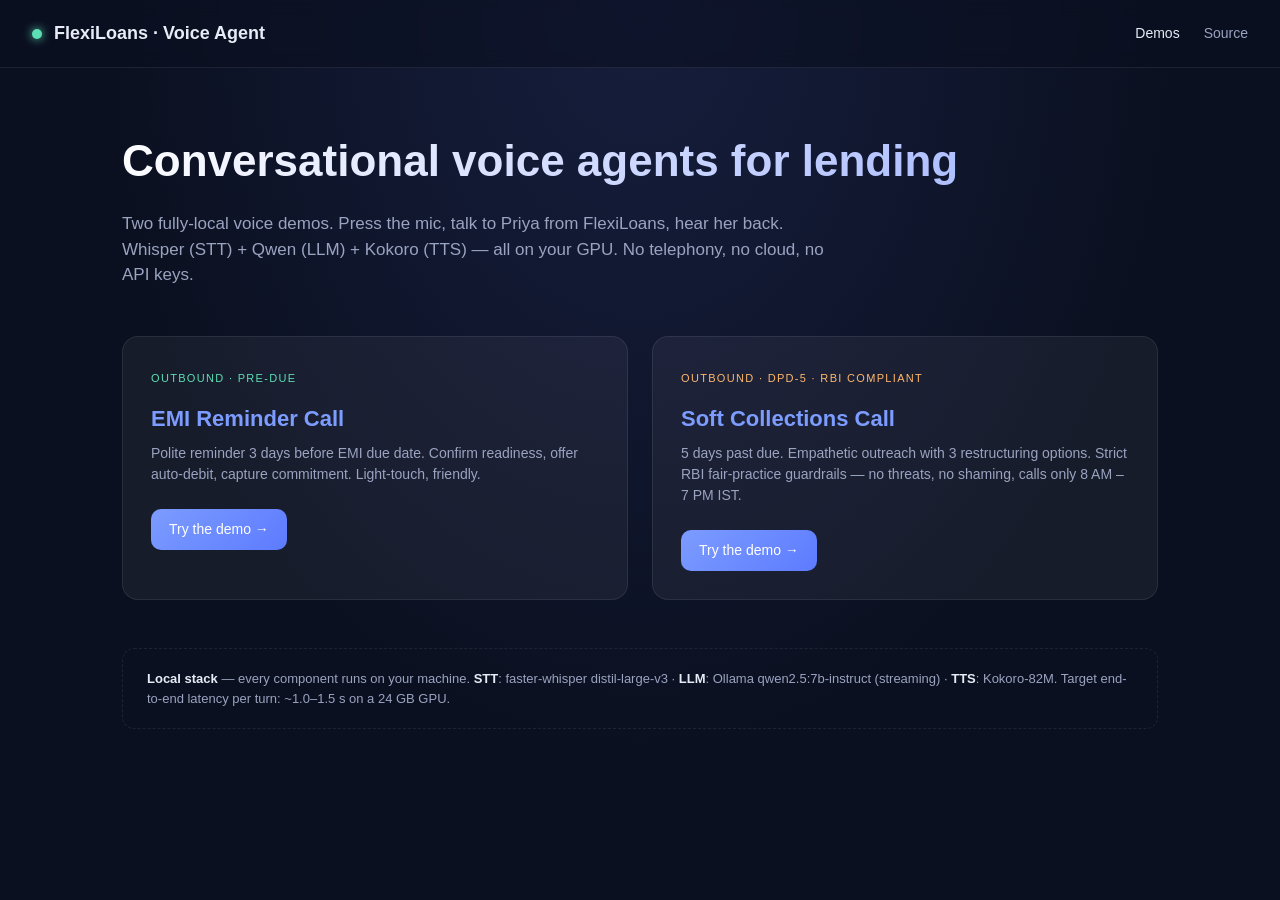
<file: static/index.html>
<!doctype html>
<html lang="en">
<head>
  <meta charset="utf-8">
  <meta name="viewport" content="width=device-width, initial-scale=1">
  <title>FlexiLoans Voice Agent</title>
  <link rel="stylesheet" href="/static/style.css">
</head>
<body>
  <header class="topbar">
    <div class="brand">
      <span class="dot"></span>
      <span>FlexiLoans · Voice Agent</span>
    </div>
    <nav>
      <a href="/" class="active">Demos</a>
      <a href="https://github.com" target="_blank">Source</a>
    </nav>
  </header>

  <main class="landing">
    <h1>Conversational voice agents for lending</h1>
    <p class="sub">
      Two fully-local voice demos. Press the mic, talk to Priya from FlexiLoans,
      hear her back. Whisper (STT) + Qwen (LLM) + Kokoro (TTS) — all on your GPU.
      No telephony, no cloud, no API keys.
    </p>

    <div class="demo-grid">
      <a class="demo-card reminder" href="/emi-reminder">
        <div class="tag">Outbound · Pre-due</div>
        <h2>EMI Reminder Call</h2>
        <p>
          Polite reminder 3 days before EMI due date. Confirm readiness,
          offer auto-debit, capture commitment. Light-touch, friendly.
        </p>
        <span class="btn">Try the demo →</span>
      </a>

      <a class="demo-card collections" href="/soft-collections">
        <div class="tag">Outbound · DPD-5 · RBI Compliant</div>
        <h2>Soft Collections Call</h2>
        <p>
          5 days past due. Empathetic outreach with 3 restructuring options.
          Strict RBI fair-practice guardrails — no threats, no shaming,
          calls only 8 AM – 7 PM IST.
        </p>
        <span class="btn">Try the demo →</span>
      </a>
    </div>

    <div class="stack-note">
      <b>Local stack</b> — every component runs on your machine.
      <b>STT</b>: faster-whisper distil-large-v3 ·
      <b>LLM</b>: Ollama qwen2.5:7b-instruct (streaming) ·
      <b>TTS</b>: Kokoro-82M.
      Target end-to-end latency per turn: ~1.0–1.5 s on a 24 GB GPU.
    </div>
  </main>
</body>
</html>
</file>
<file: static/style.css>
:root {
  --bg-0: #0b1020;
  --bg-1: #0f1530;
  --bg-2: #161e3d;
  --bg-card: rgba(255, 255, 255, 0.05);
  --border: rgba(255, 255, 255, 0.08);
  --text: #e8ecf7;
  --muted: #9aa3c0;
  --accent: #7c9cff;
  --accent-2: #5cdfb4;
  --danger: #ff6b6b;
  --warning: #ffb86b;
  --success: #5cdfb4;
  --user: #7c9cff;
  --agent: #5cdfb4;
}

* { box-sizing: border-box; }

html, body {
  margin: 0;
  padding: 0;
  font-family: -apple-system, BlinkMacSystemFont, "Segoe UI", Roboto, "Helvetica Neue", Arial, sans-serif;
  background: radial-gradient(ellipse at top, var(--bg-2), var(--bg-0) 60%);
  color: var(--text);
  min-height: 100vh;
  line-height: 1.5;
}

a { color: var(--accent); text-decoration: none; }
a:hover { text-decoration: underline; }

.topbar {
  display: flex;
  justify-content: space-between;
  align-items: center;
  padding: 20px 32px;
  border-bottom: 1px solid var(--border);
  background: rgba(11, 16, 32, 0.6);
  backdrop-filter: blur(8px);
  position: sticky;
  top: 0;
  z-index: 10;
}

.brand {
  display: flex;
  align-items: center;
  gap: 12px;
  font-weight: 600;
  font-size: 18px;
}

.brand .dot {
  width: 10px; height: 10px;
  border-radius: 50%;
  background: var(--accent-2);
  box-shadow: 0 0 10px var(--accent-2);
}

.topbar nav { display: flex; gap: 24px; }
.topbar nav a { color: var(--muted); font-size: 14px; }
.topbar nav a.active { color: var(--text); }

/* ---------- Landing ---------- */

.landing {
  max-width: 1100px;
  margin: 60px auto;
  padding: 0 32px;
}

.landing h1 {
  font-size: 44px;
  margin: 0 0 12px;
  background: linear-gradient(135deg, #fff, #9bb0ff);
  -webkit-background-clip: text;
  background-clip: text;
  color: transparent;
}

.landing .sub {
  color: var(--muted);
  font-size: 17px;
  max-width: 720px;
  margin-bottom: 48px;
}

.demo-grid {
  display: grid;
  grid-template-columns: 1fr 1fr;
  gap: 24px;
}

.demo-card {
  background: var(--bg-card);
  border: 1px solid var(--border);
  border-radius: 16px;
  padding: 28px;
  transition: transform .15s ease, border-color .15s ease;
}
.demo-card:hover { transform: translateY(-4px); border-color: var(--accent); }

.demo-card h2 { margin: 0 0 8px; font-size: 22px; }
.demo-card .tag {
  display: inline-block;
  font-size: 11px;
  letter-spacing: .12em;
  text-transform: uppercase;
  color: var(--muted);
  margin-bottom: 16px;
}
.demo-card p { color: var(--muted); margin: 0 0 24px; font-size: 14px; }
.demo-card .btn {
  display: inline-block;
  padding: 10px 18px;
  border-radius: 10px;
  background: linear-gradient(135deg, var(--accent), #5d7bff);
  color: white;
  font-weight: 500;
  font-size: 14px;
}
.demo-card.collections .tag { color: var(--warning); }
.demo-card.reminder .tag { color: var(--accent-2); }

.stack-note {
  margin-top: 48px;
  padding: 20px 24px;
  border: 1px dashed var(--border);
  border-radius: 12px;
  color: var(--muted);
  font-size: 13px;
}
.stack-note b { color: var(--text); }

/* ---------- Demo page layout ---------- */

.demo {
  display: grid;
  grid-template-columns: 360px 1fr;
  gap: 28px;
  max-width: 1280px;
  margin: 32px auto;
  padding: 0 32px;
  min-height: calc(100vh - 200px);
}

.sidebar {
  display: flex;
  flex-direction: column;
  gap: 20px;
}

.card {
  background: var(--bg-card);
  border: 1px solid var(--border);
  border-radius: 14px;
  padding: 20px;
}

.card h3 {
  margin: 0 0 14px;
  font-size: 13px;
  letter-spacing: .14em;
  text-transform: uppercase;
  color: var(--muted);
}

.kv { display: grid; grid-template-columns: 130px 1fr; gap: 6px 12px; font-size: 13px; }
.kv .k { color: var(--muted); }
.kv .v { color: var(--text); }
.kv .v.dpd { color: var(--warning); font-weight: 600; }

.hints { list-style: none; padding: 0; margin: 0; }
.hints li {
  padding: 8px 10px;
  margin-bottom: 6px;
  background: rgba(255,255,255,0.03);
  border-radius: 8px;
  font-size: 12.5px;
  color: var(--muted);
  border-left: 2px solid var(--accent);
}
.hints li b { color: var(--text); }

.option {
  padding: 12px;
  margin-bottom: 10px;
  background: rgba(255,255,255,0.03);
  border-radius: 10px;
  border-left: 3px solid var(--accent-2);
}
.option .opt-name { font-weight: 600; font-size: 14px; margin-bottom: 4px; }
.option .opt-desc { font-size: 12.5px; color: var(--muted); margin-bottom: 4px; }
.option .opt-impact { font-size: 11.5px; color: var(--muted); font-style: italic; }

/* ---------- Call stage ---------- */

.stage {
  display: flex;
  flex-direction: column;
  gap: 20px;
}

.stage-header {
  display: flex;
  justify-content: space-between;
  align-items: center;
}

.stage-header h1 { margin: 0; font-size: 26px; }

.header-right {
  display: flex;
  align-items: center;
  gap: 12px;
}

.usage-pill {
  display: inline-flex;
  align-items: center;
  gap: 6px;
  padding: 6px 12px;
  border-radius: 999px;
  background: rgba(120, 140, 200, 0.10);
  border: 1px solid rgba(120, 140, 200, 0.22);
  font-size: 12px;
  color: var(--muted);
  font-variant-numeric: tabular-nums;
  white-space: nowrap;
  transition: background 0.2s, color 0.2s;
}
.usage-pill .usage-tokens { color: var(--text); font-weight: 600; }
.usage-pill .usage-cost { color: var(--accent-2); font-weight: 600; }
.usage-pill.free .usage-cost { color: var(--muted); }
.usage-pill .usage-sep { opacity: 0.5; }

.status {
  display: flex;
  align-items: center;
  gap: 8px;
  padding: 6px 12px;
  border-radius: 20px;
  font-size: 12px;
  background: rgba(255,255,255,0.05);
  border: 1px solid var(--border);
  color: var(--muted);
}
.status .pulse {
  width: 8px; height: 8px;
  border-radius: 50%;
  background: var(--muted);
}
.status.live .pulse { background: var(--danger); animation: pulse 1.2s infinite; }
.status.live { color: var(--text); }
.status.ready .pulse { background: var(--accent-2); }
.status.ready { color: var(--text); }

@keyframes pulse {
  0%, 100% { box-shadow: 0 0 0 0 rgba(255,107,107,0.7); }
  50% { box-shadow: 0 0 0 8px rgba(255,107,107,0); }
}

.transcript {
  flex: 1;
  min-height: 380px;
  max-height: 60vh;
  overflow-y: auto;
  padding: 24px;
  background: rgba(0,0,0,0.2);
  border: 1px solid var(--border);
  border-radius: 14px;
  display: flex;
  flex-direction: column;
  gap: 14px;
}

.bubble {
  max-width: 80%;
  padding: 12px 16px;
  border-radius: 16px;
  font-size: 14.5px;
  line-height: 1.5;
  animation: in .25s ease;
}
@keyframes in { from { opacity: 0; transform: translateY(6px); } to { opacity: 1; transform: none; } }

.bubble.agent {
  background: rgba(92, 223, 180, 0.13);
  border: 1px solid rgba(92, 223, 180, 0.25);
  align-self: flex-start;
  border-bottom-left-radius: 4px;
}
.bubble.user {
  background: rgba(124, 156, 255, 0.13);
  border: 1px solid rgba(124, 156, 255, 0.25);
  align-self: flex-end;
  border-bottom-right-radius: 4px;
}
.bubble .who {
  font-size: 11px;
  letter-spacing: .1em;
  text-transform: uppercase;
  color: var(--muted);
  margin-bottom: 4px;
}
.bubble.agent .who { color: var(--agent); }
.bubble.user .who { color: var(--user); }

.empty-hint {
  margin: auto;
  text-align: center;
  color: var(--muted);
  font-size: 14px;
}

.controls {
  display: flex;
  align-items: center;
  gap: 16px;
  padding: 18px 22px;
  background: rgba(255,255,255,0.04);
  border: 1px solid var(--border);
  border-radius: 14px;
}

.mic-btn {
  position: relative;
  width: 72px; height: 72px;
  border-radius: 50%;
  background: linear-gradient(135deg, var(--accent), #5d7bff);
  border: none;
  cursor: pointer;
  display: flex;
  align-items: center;
  justify-content: center;
  font-size: 28px;
  color: white;
  transition: transform .1s;
  user-select: none;
}
.mic-btn:active { transform: scale(0.96); }
.mic-btn:disabled { opacity: 0.4; cursor: not-allowed; }
.mic-btn.recording {
  background: linear-gradient(135deg, var(--danger), #ff3b3b);
  box-shadow: 0 0 0 6px rgba(255, 107, 107, 0.25);
}
.mic-btn.recording::after {
  content: "";
  position: absolute;
  inset: -4px;
  border-radius: 50%;
  border: 2px solid var(--danger);
  animation: ring 1.2s infinite;
}

.mic-btn.listening {
  background: linear-gradient(135deg, var(--accent-2), #2bb589);
  box-shadow: 0 0 0 6px rgba(92, 223, 180, 0.2);
  cursor: default;
}
.mic-btn.listening::after {
  content: "";
  position: absolute;
  inset: -4px;
  border-radius: 50%;
  border: 2px solid var(--accent-2);
  animation: ring 1.6s infinite;
}

@keyframes ring {
  0% { transform: scale(1); opacity: 0.7; }
  100% { transform: scale(1.4); opacity: 0; }
}

.mic-meta { flex: 1; }
.mic-meta .label { font-size: 14px; font-weight: 500; }
.mic-meta .hint { color: var(--muted); font-size: 12px; margin-top: 2px; }

.btn-secondary {
  padding: 10px 16px;
  background: rgba(255,255,255,0.05);
  border: 1px solid var(--border);
  border-radius: 10px;
  color: var(--text);
  cursor: pointer;
  font-size: 13px;
}
.btn-secondary:hover { background: rgba(255,255,255,0.1); }
.btn-secondary:disabled { opacity: 0.4; cursor: not-allowed; }

.btn-danger {
  padding: 10px 16px;
  background: rgba(255, 107, 107, 0.15);
  border: 1px solid rgba(255, 107, 107, 0.4);
  border-radius: 10px;
  color: var(--danger);
  cursor: pointer;
  font-size: 13px;
}
.btn-danger:hover { background: rgba(255, 107, 107, 0.25); }

.backend-picker {
  display: flex;
  flex-direction: column;
  gap: 2px;
  min-width: 160px;
}
.backend-label {
  font-size: 10px;
  letter-spacing: 0.14em;
  text-transform: uppercase;
  color: var(--muted);
  padding-left: 2px;
}
.backend-picker select {
  background: rgba(255, 255, 255, 0.05);
  color: var(--text);
  border: 1px solid var(--border);
  border-radius: 8px;
  padding: 7px 10px;
  font-size: 12.5px;
  cursor: pointer;
  appearance: none;
  outline: none;
  background-image: linear-gradient(45deg, transparent 50%, var(--muted) 50%),
                    linear-gradient(135deg, var(--muted) 50%, transparent 50%);
  background-position: calc(100% - 14px) center, calc(100% - 9px) center;
  background-size: 5px 5px, 5px 5px;
  background-repeat: no-repeat;
  padding-right: 26px;
}
.backend-picker select:hover { border-color: var(--accent); }
.backend-picker select:disabled { opacity: 0.5; cursor: not-allowed; }
.backend-picker select option { background: var(--bg-1); }

/* ---------- Outcome card ---------- */

.outcome {
  padding: 24px;
  background: linear-gradient(135deg, rgba(92,223,180,0.08), rgba(124,156,255,0.08));
  border: 1px solid var(--accent-2);
  border-radius: 14px;
}
.outcome h3 { margin-top: 0; color: var(--accent-2); }
.outcome .pills { display: flex; gap: 10px; flex-wrap: wrap; margin: 12px 0; }
.pill {
  padding: 5px 12px;
  border-radius: 14px;
  font-size: 12px;
  background: rgba(255,255,255,0.06);
  border: 1px solid var(--border);
  color: var(--muted);
}
.pill b { color: var(--text); }
.pill.success { color: var(--success); border-color: rgba(92,223,180,0.4); }
.pill.warn { color: var(--warning); border-color: rgba(255,184,107,0.4); }
.pill.danger { color: var(--danger); border-color: rgba(255,107,107,0.4); }

.metrics {
  display: grid;
  grid-template-columns: repeat(auto-fit, minmax(140px, 1fr));
  gap: 10px;
  margin-top: 14px;
}
.metric {
  padding: 10px 12px;
  background: rgba(0,0,0,0.2);
  border-radius: 10px;
  border: 1px solid var(--border);
}
.metric .label { font-size: 11px; color: var(--muted); letter-spacing: .08em; text-transform: uppercase; }
.metric .value { font-size: 18px; font-weight: 600; margin-top: 2px; }
.metric .value small { font-size: 11px; color: var(--muted); font-weight: 400; margin-left: 4px; }

/* ---------- Action recommendation strip ---------- */

.action-strip {
  margin-top: 14px;
  padding: 10px 14px;
  border-radius: 10px;
  border: 1px solid var(--border);
  background: rgba(0,0,0,0.18);
}
.action-strip.danger  { border-color: rgba(255,107,107,0.45); background: rgba(255,107,107,0.08); }
.action-strip.warn    { border-color: rgba(255,184,107,0.40); background: rgba(255,184,107,0.06); }
.action-strip.success { border-color: rgba(92,223,180,0.40); background: rgba(92,223,180,0.06); }

.action-row {
  display: flex;
  flex-wrap: wrap;
  align-items: center;
  gap: 14px;
  font-size: 13px;
  color: var(--muted);
}
.action-tag {
  font-weight: 700;
  font-size: 12px;
  letter-spacing: .08em;
  padding: 4px 10px;
  border-radius: 999px;
  background: rgba(255,255,255,0.04);
  border: 1px solid var(--border);
}
.action-tag.danger  { color: var(--danger);  border-color: rgba(255,107,107,0.45); }
.action-tag.warn    { color: var(--warning); border-color: rgba(255,184,107,0.45); }
.action-tag.success { color: var(--success); border-color: rgba(92,223,180,0.45); }
.action-row b   { color: var(--text); }
.action-row code { color: var(--accent); background: rgba(0,0,0,0.25); padding: 2px 6px; border-radius: 4px; font-size: 12px; }

/* ---------- Raw JSON outcome card ---------- */

.card.outcome-json { margin-top: 16px; }
.card.outcome-json .json-header {
  display: flex;
  justify-content: space-between;
  align-items: center;
  gap: 12px;
  margin-bottom: 4px;
}
.card.outcome-json h3 { margin: 0; }
.card.outcome-json .json-hint {
  margin: 4px 0 12px;
  color: var(--muted);
  font-size: 12.5px;
}
.btn-copy {
  cursor: pointer;
  font-size: 12px;
  padding: 6px 12px;
  border-radius: 8px;
  border: 1px solid var(--border);
  background: rgba(120, 140, 200, 0.10);
  color: var(--text);
  transition: background 0.15s, border-color 0.15s;
}
.btn-copy:hover { background: rgba(120, 140, 200, 0.20); border-color: rgba(120, 140, 200, 0.45); }
.json-block {
  margin: 0;
  padding: 14px 16px;
  background: rgba(0, 0, 0, 0.35);
  border: 1px solid var(--border);
  border-radius: 10px;
  overflow-x: auto;
  max-height: 520px;
  overflow-y: auto;
}
.json-block code {
  font-family: ui-monospace, SFMono-Regular, Menlo, Consolas, monospace;
  font-size: 12.5px;
  line-height: 1.55;
  color: #d3dbeb;
  white-space: pre;
  display: block;
}

/* ---------- Responsive ---------- */

@media (max-width: 900px) {
  .demo { grid-template-columns: 1fr; }
  .demo-grid { grid-template-columns: 1fr; }
  .topbar nav { display: none; }
}
</file>
